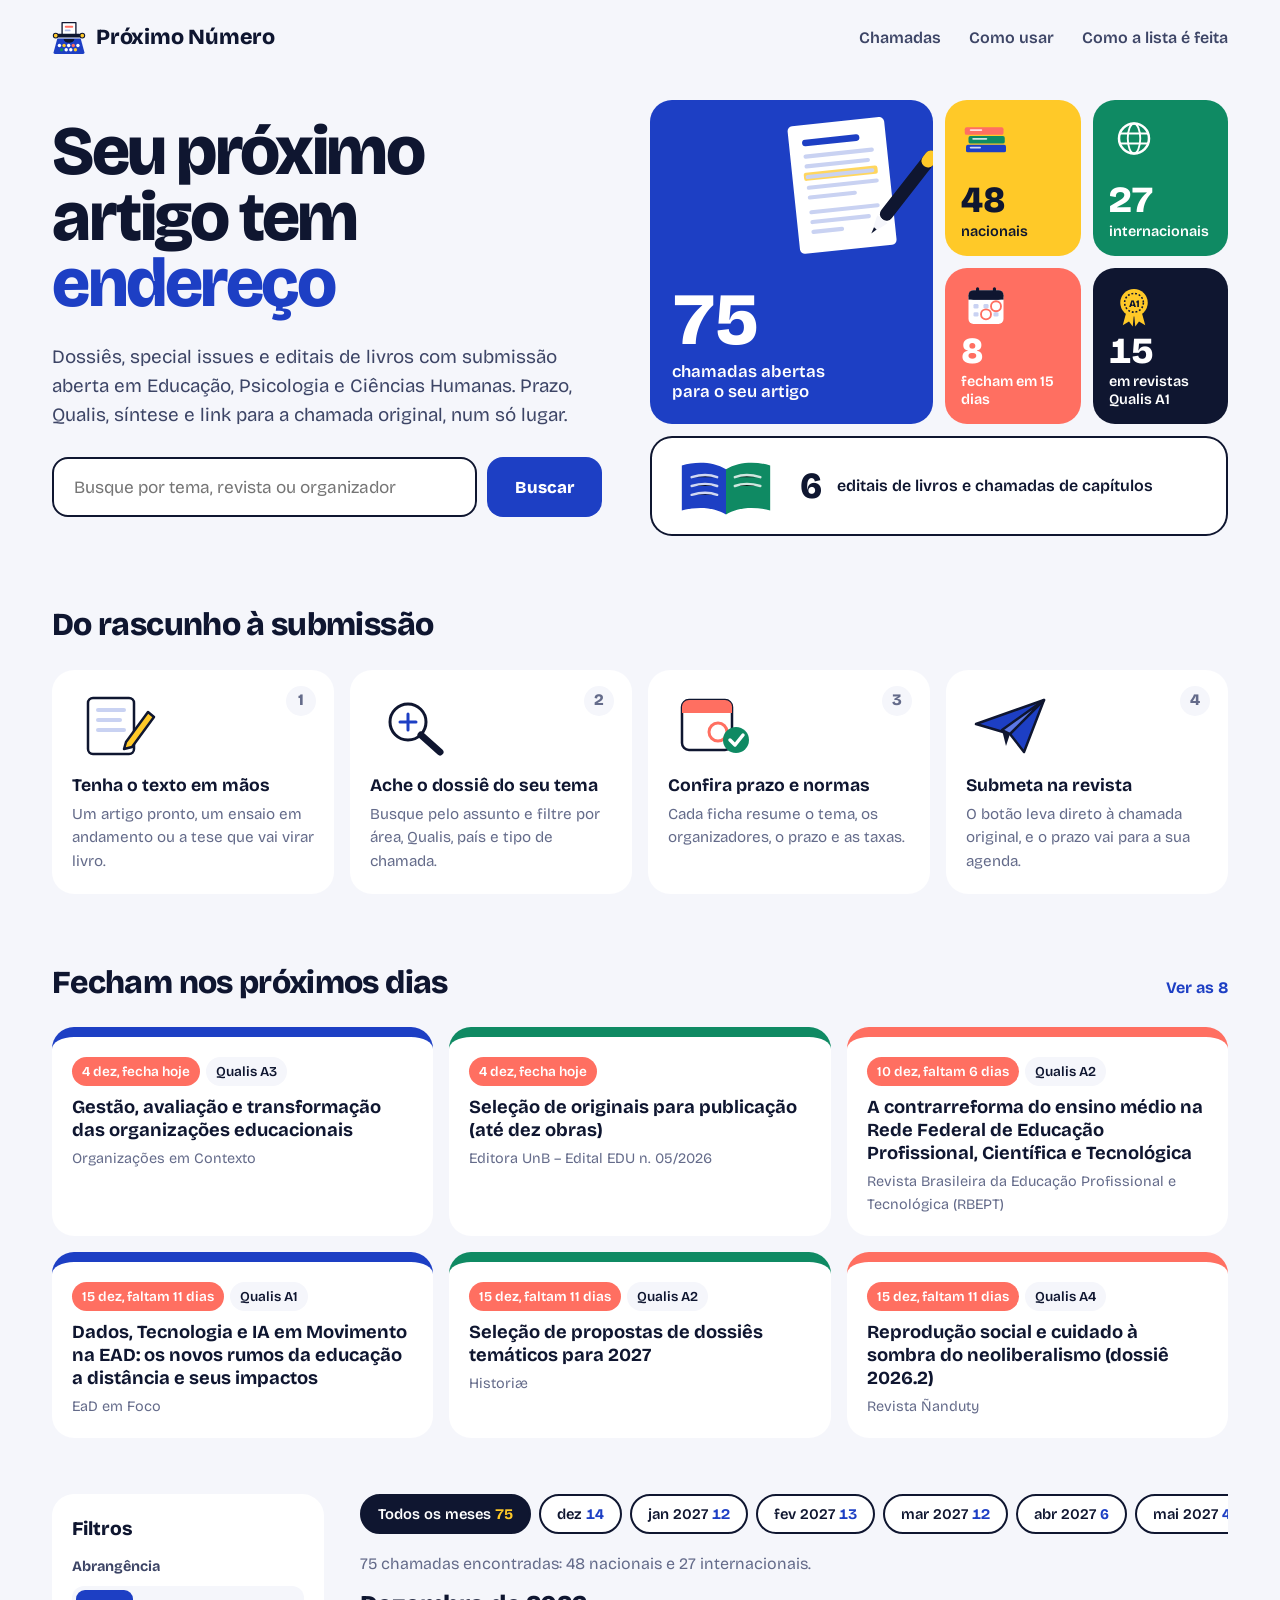
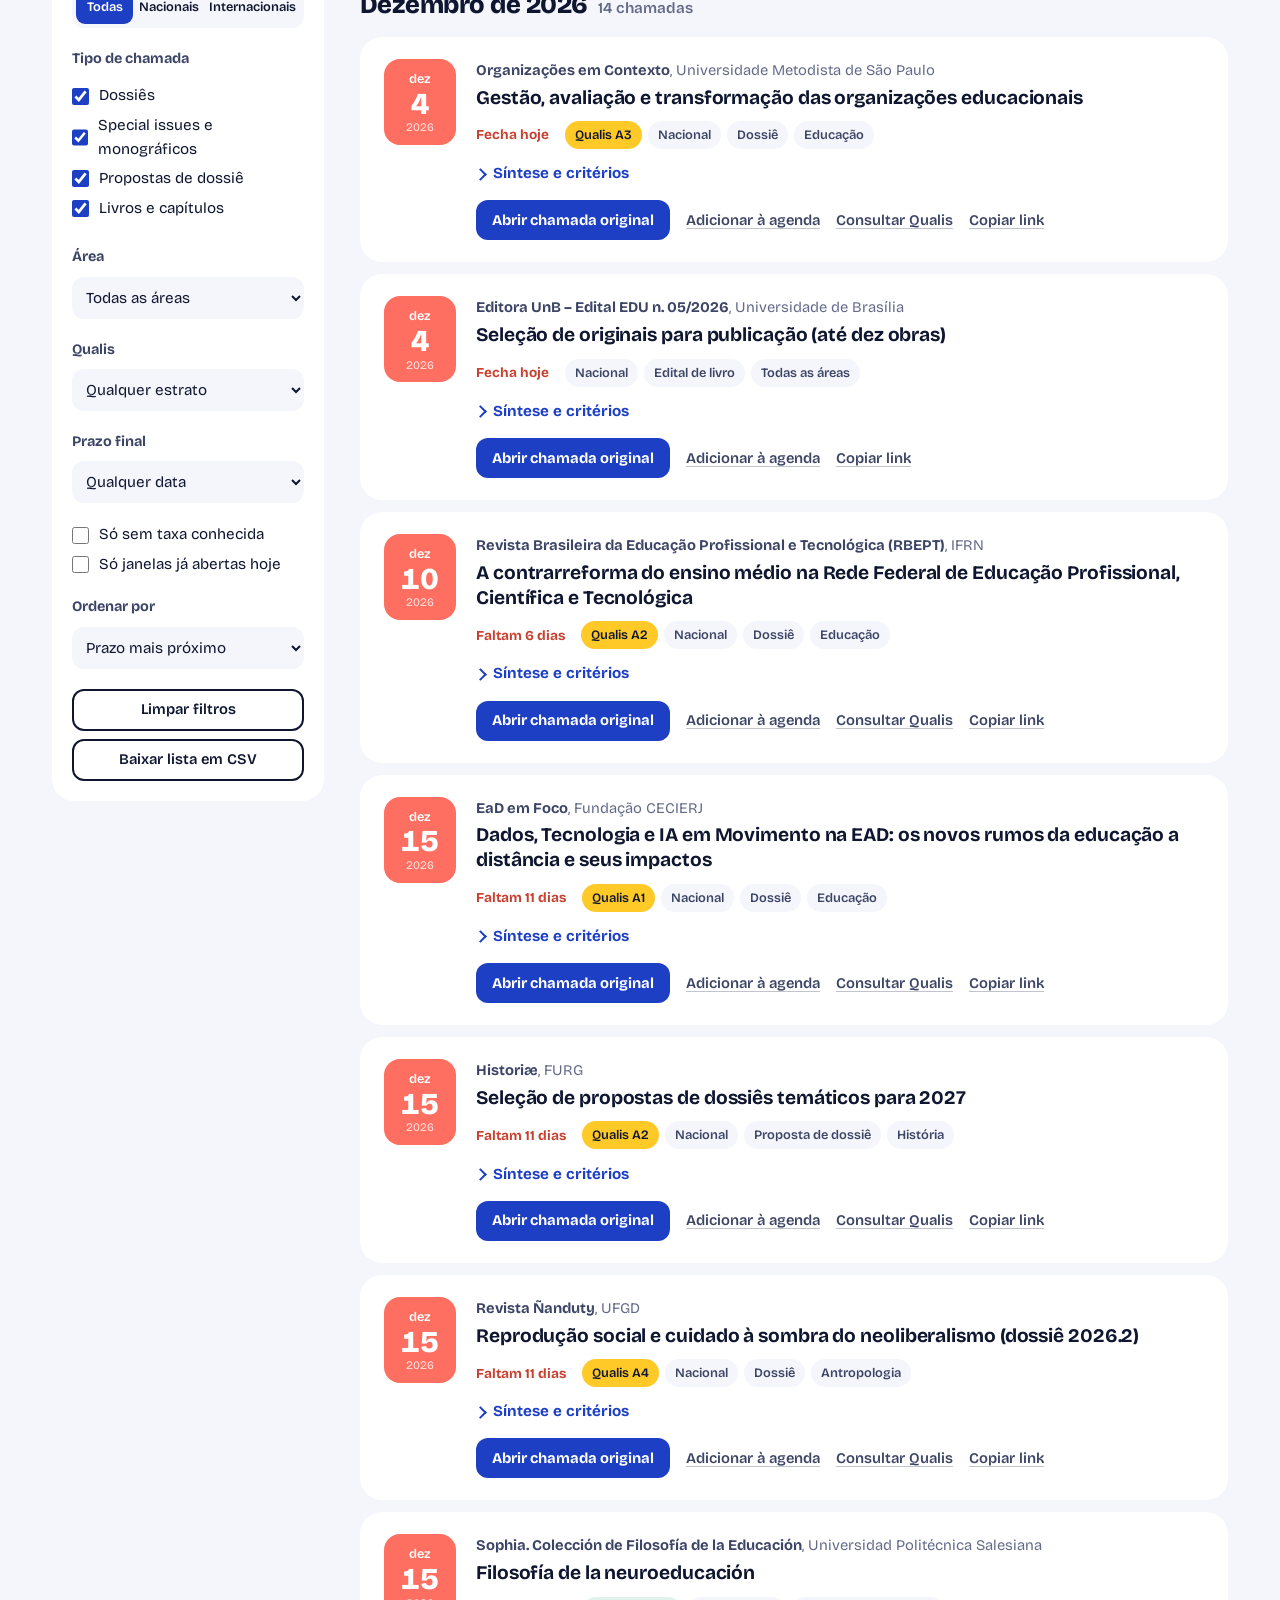
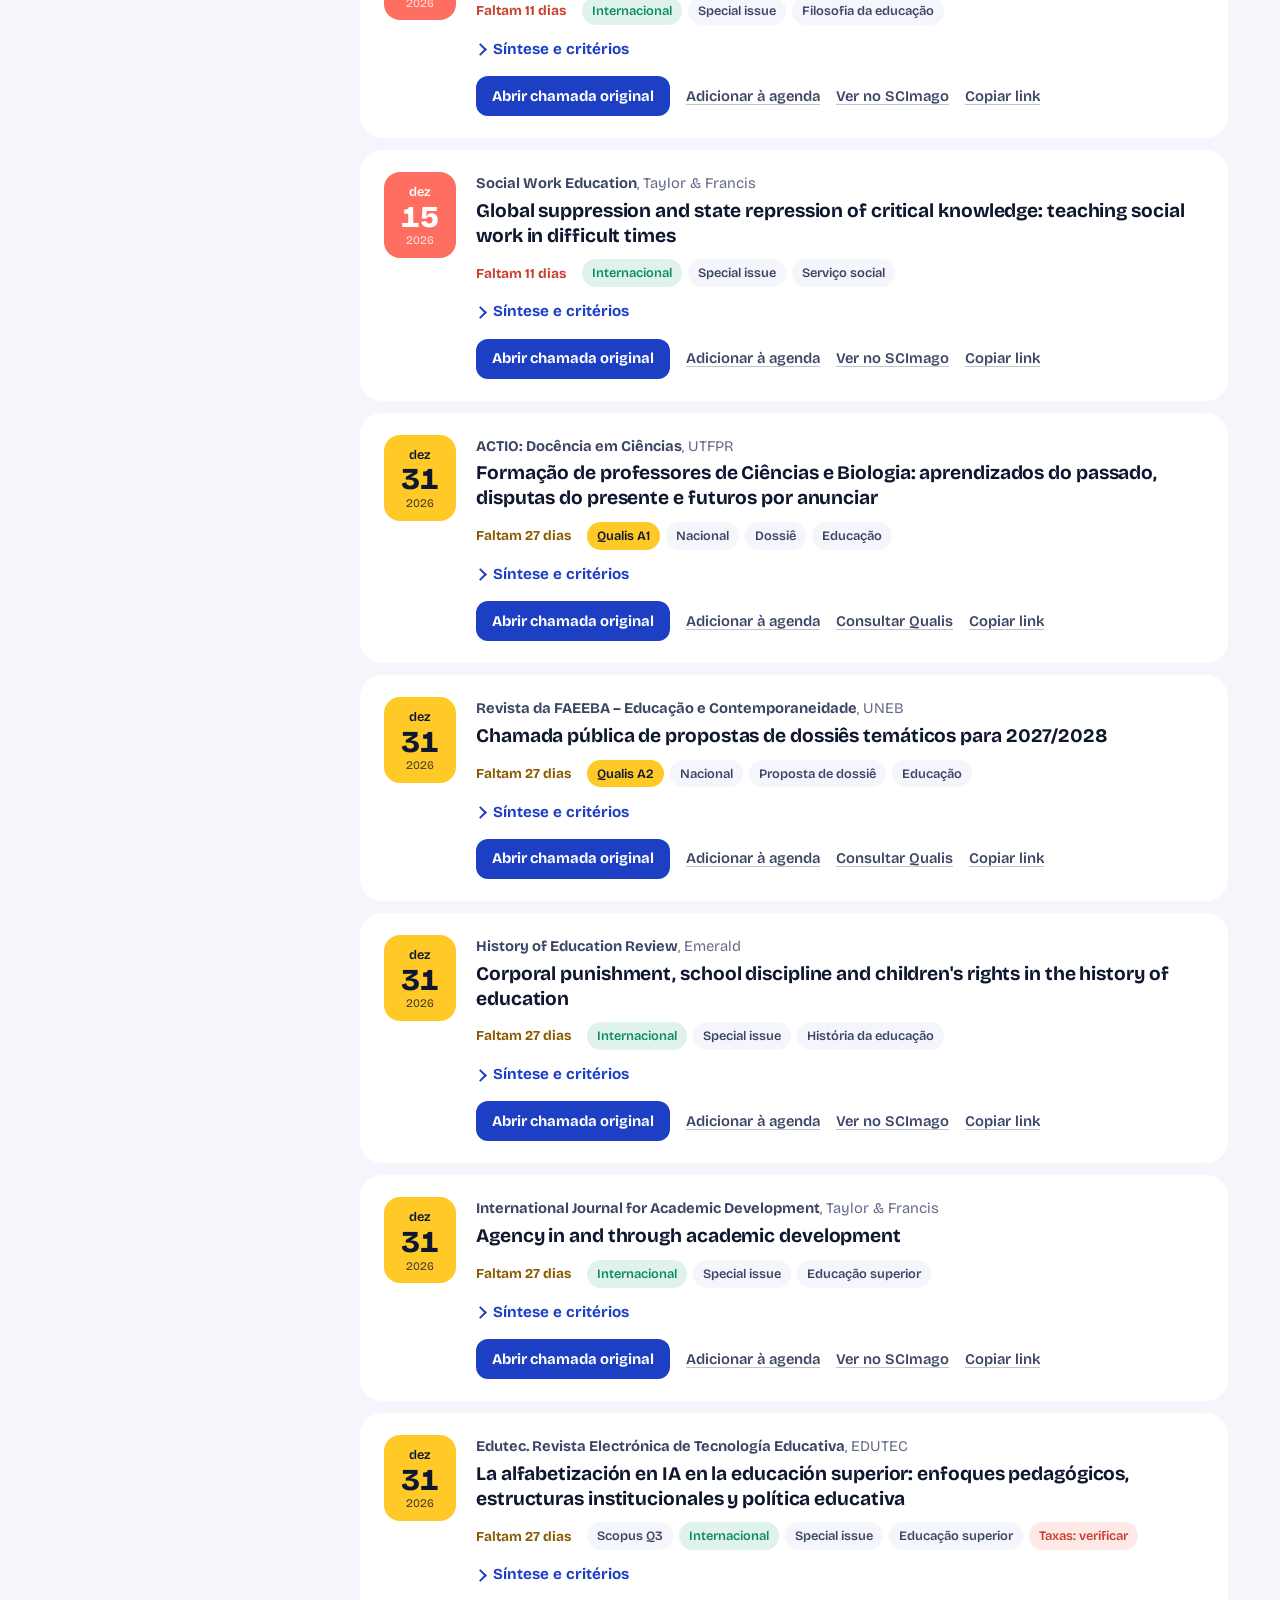
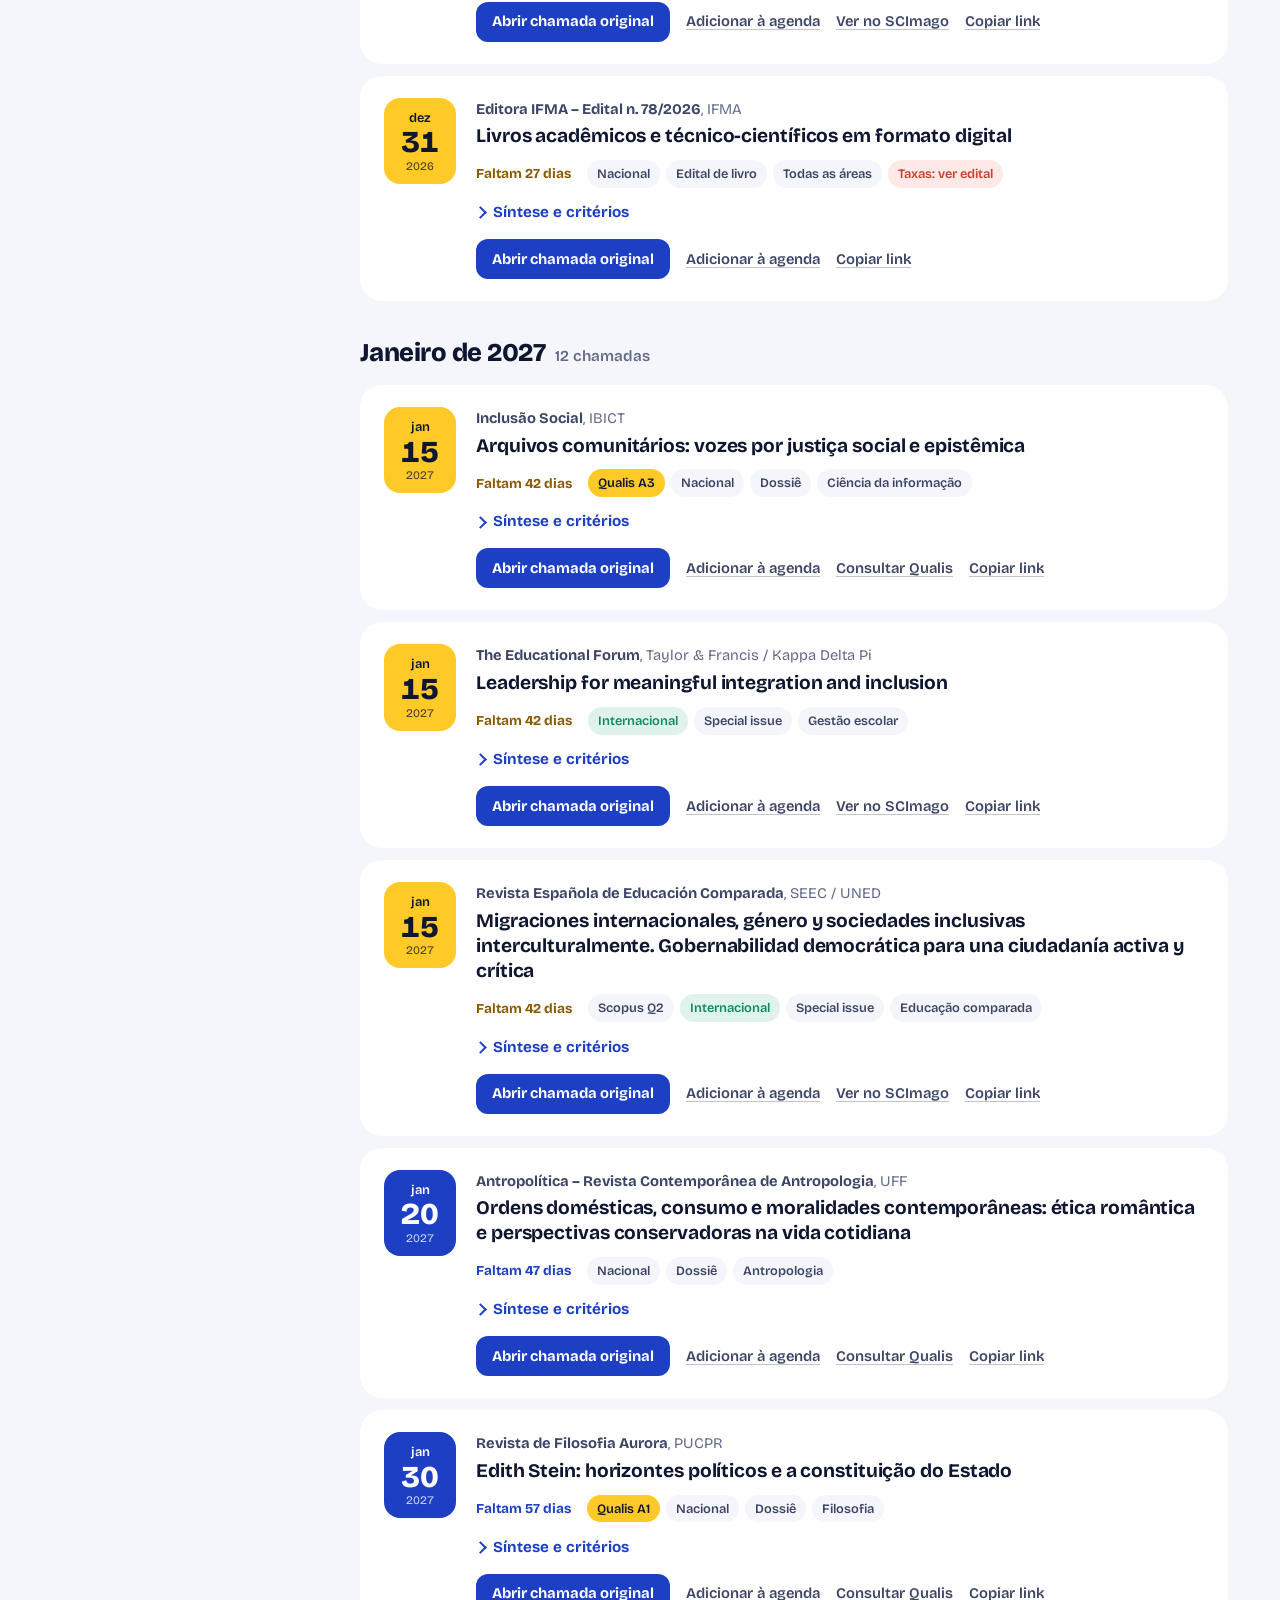
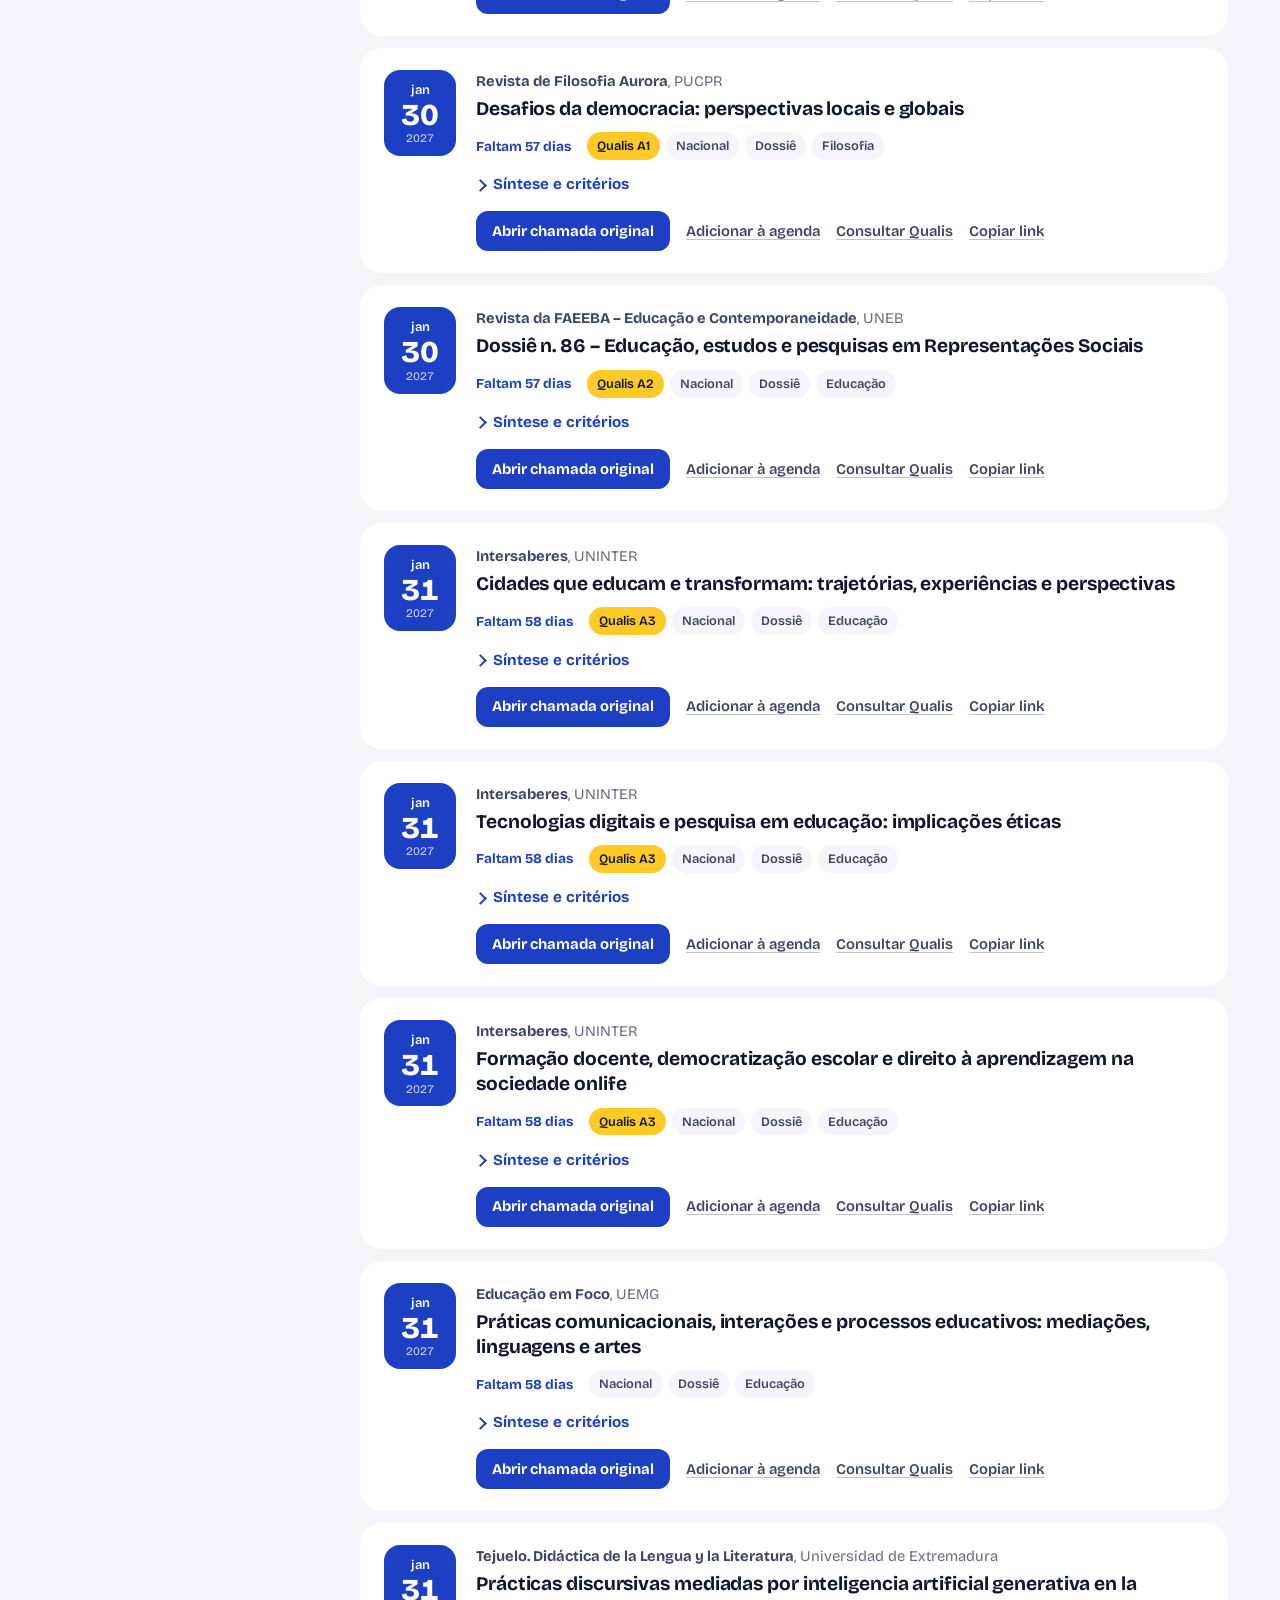
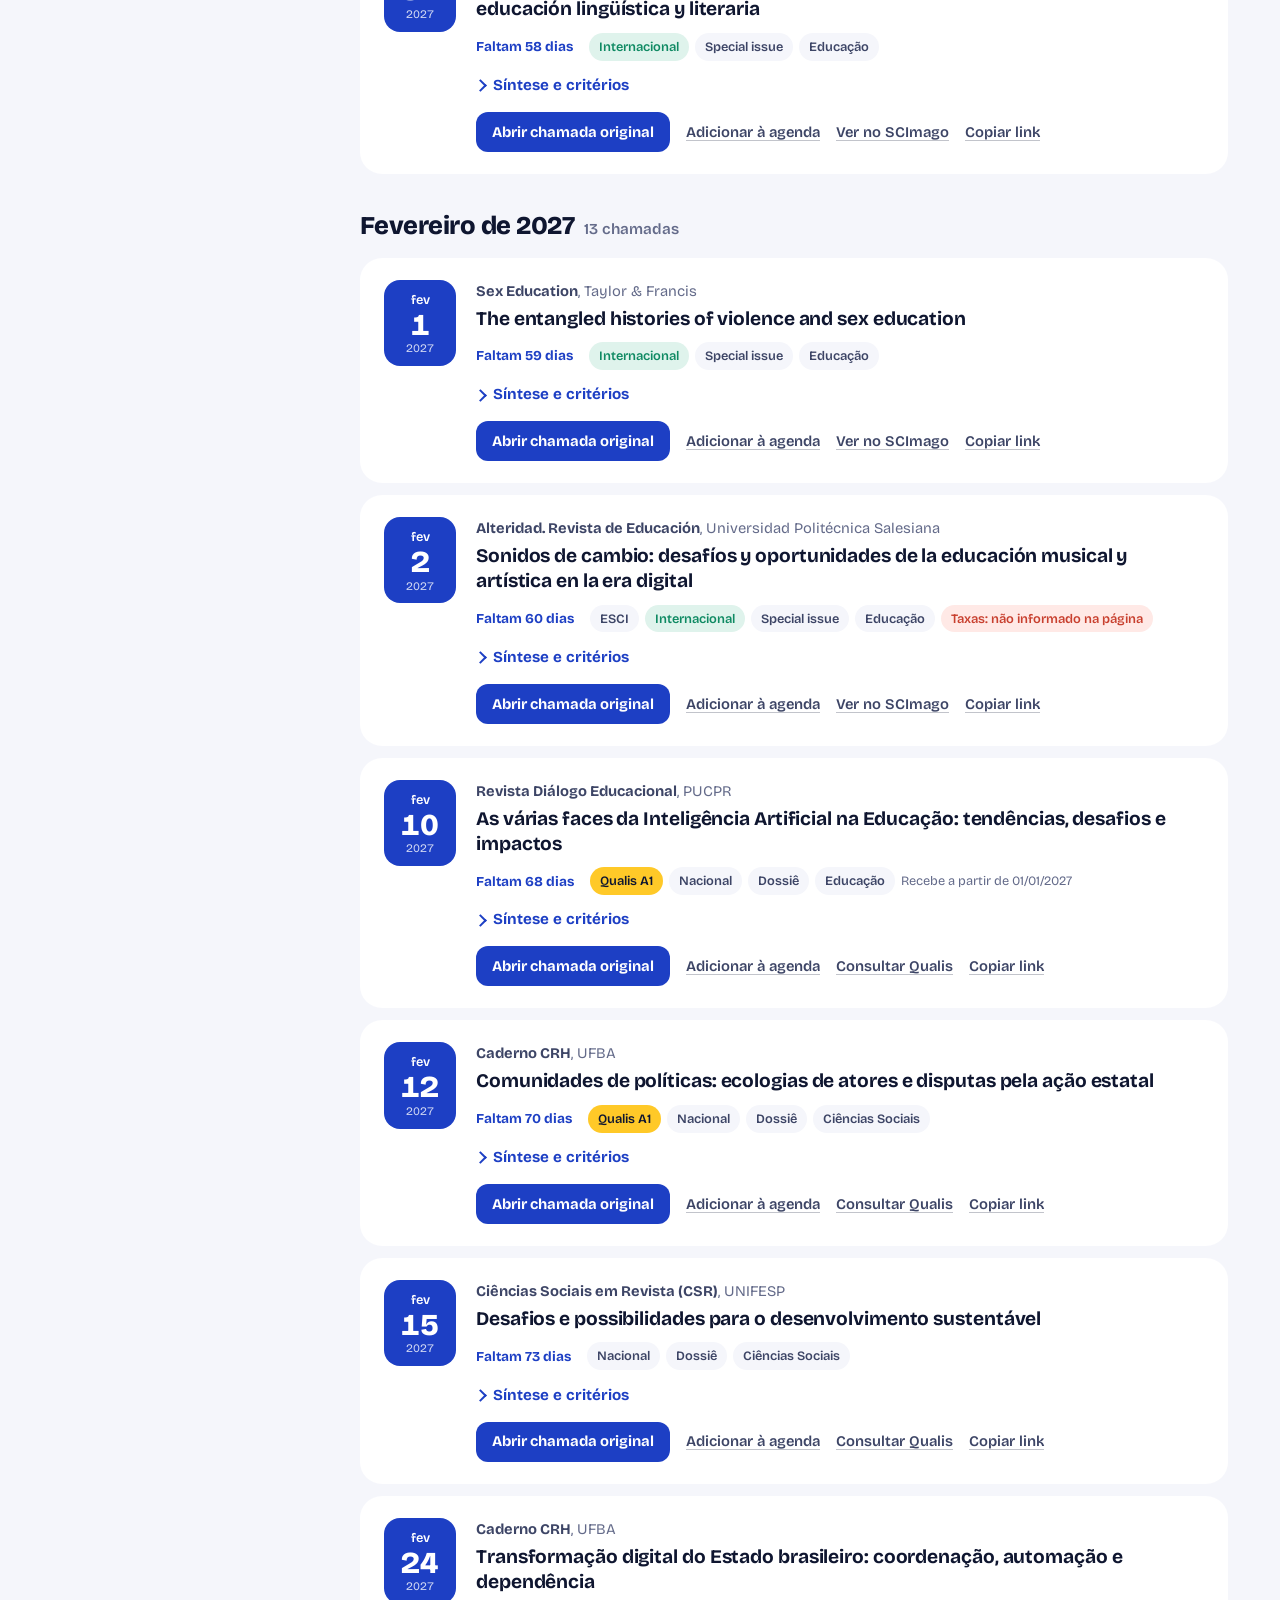
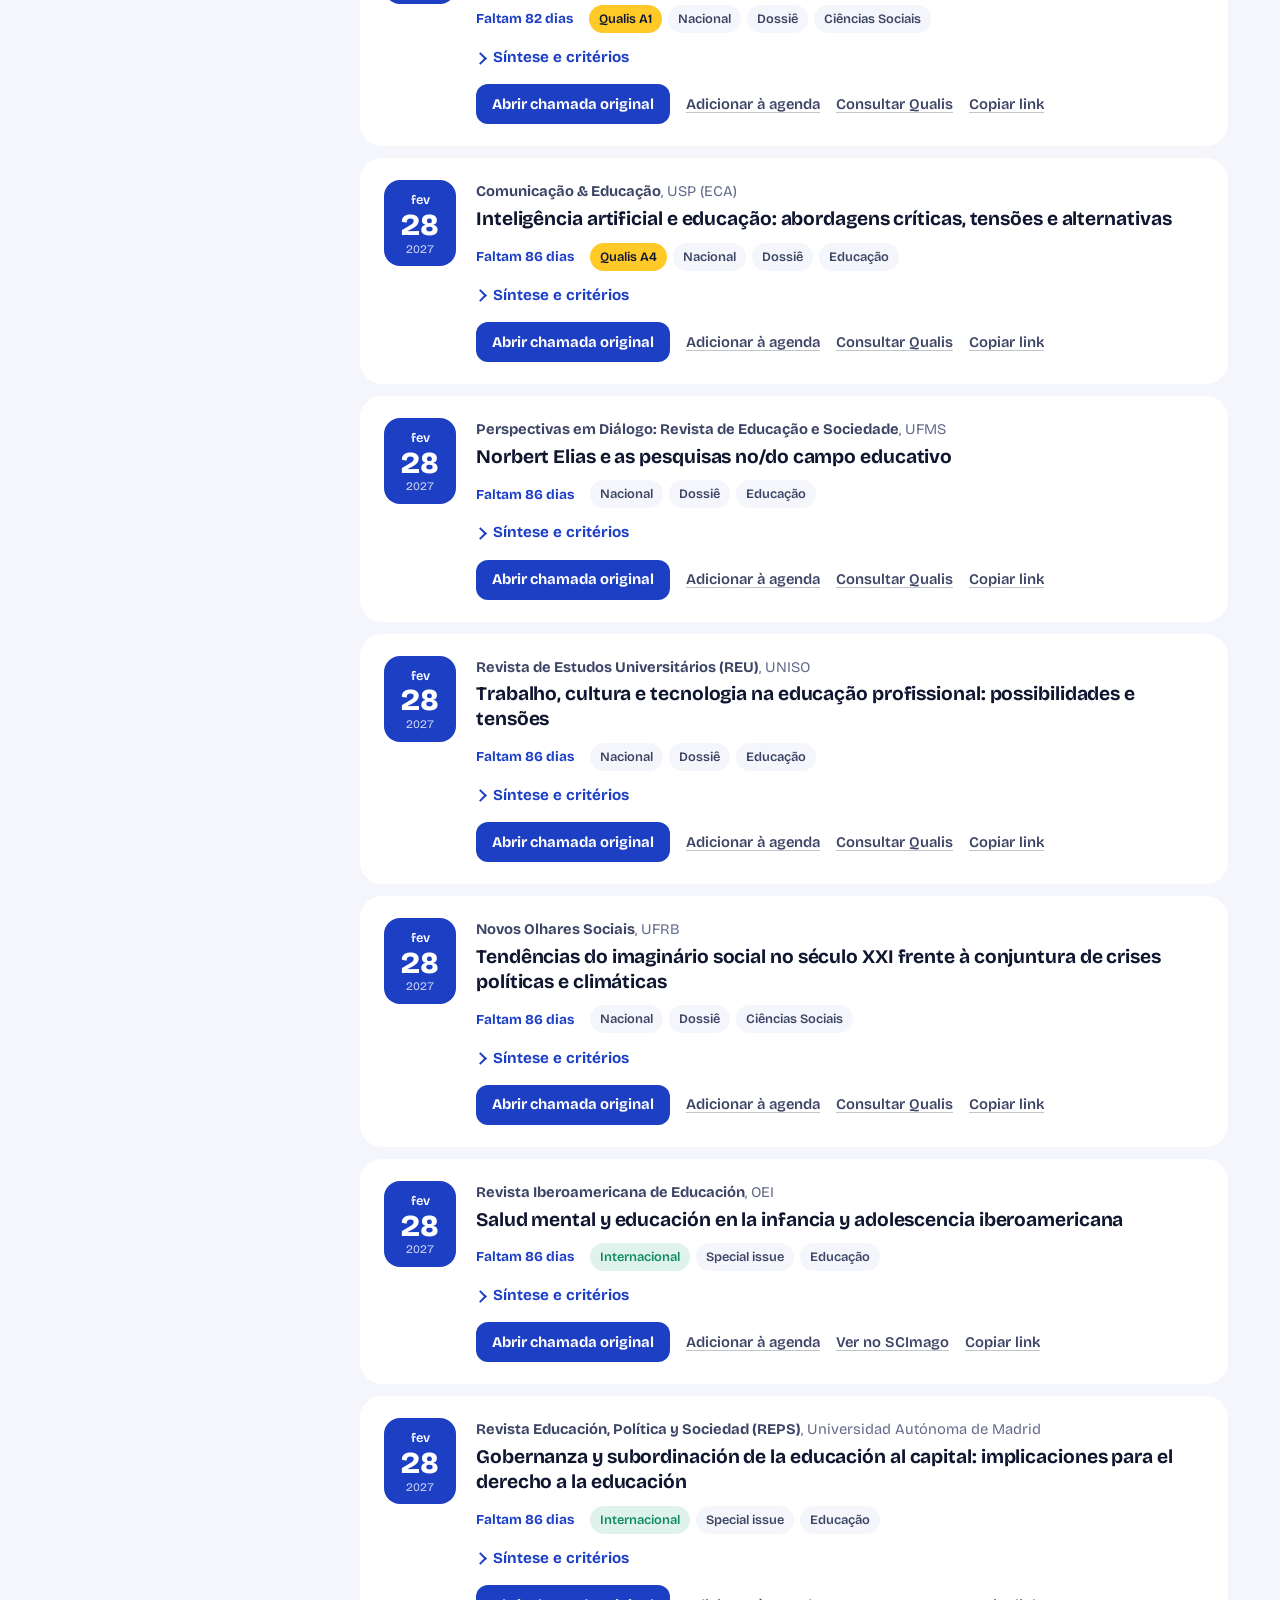
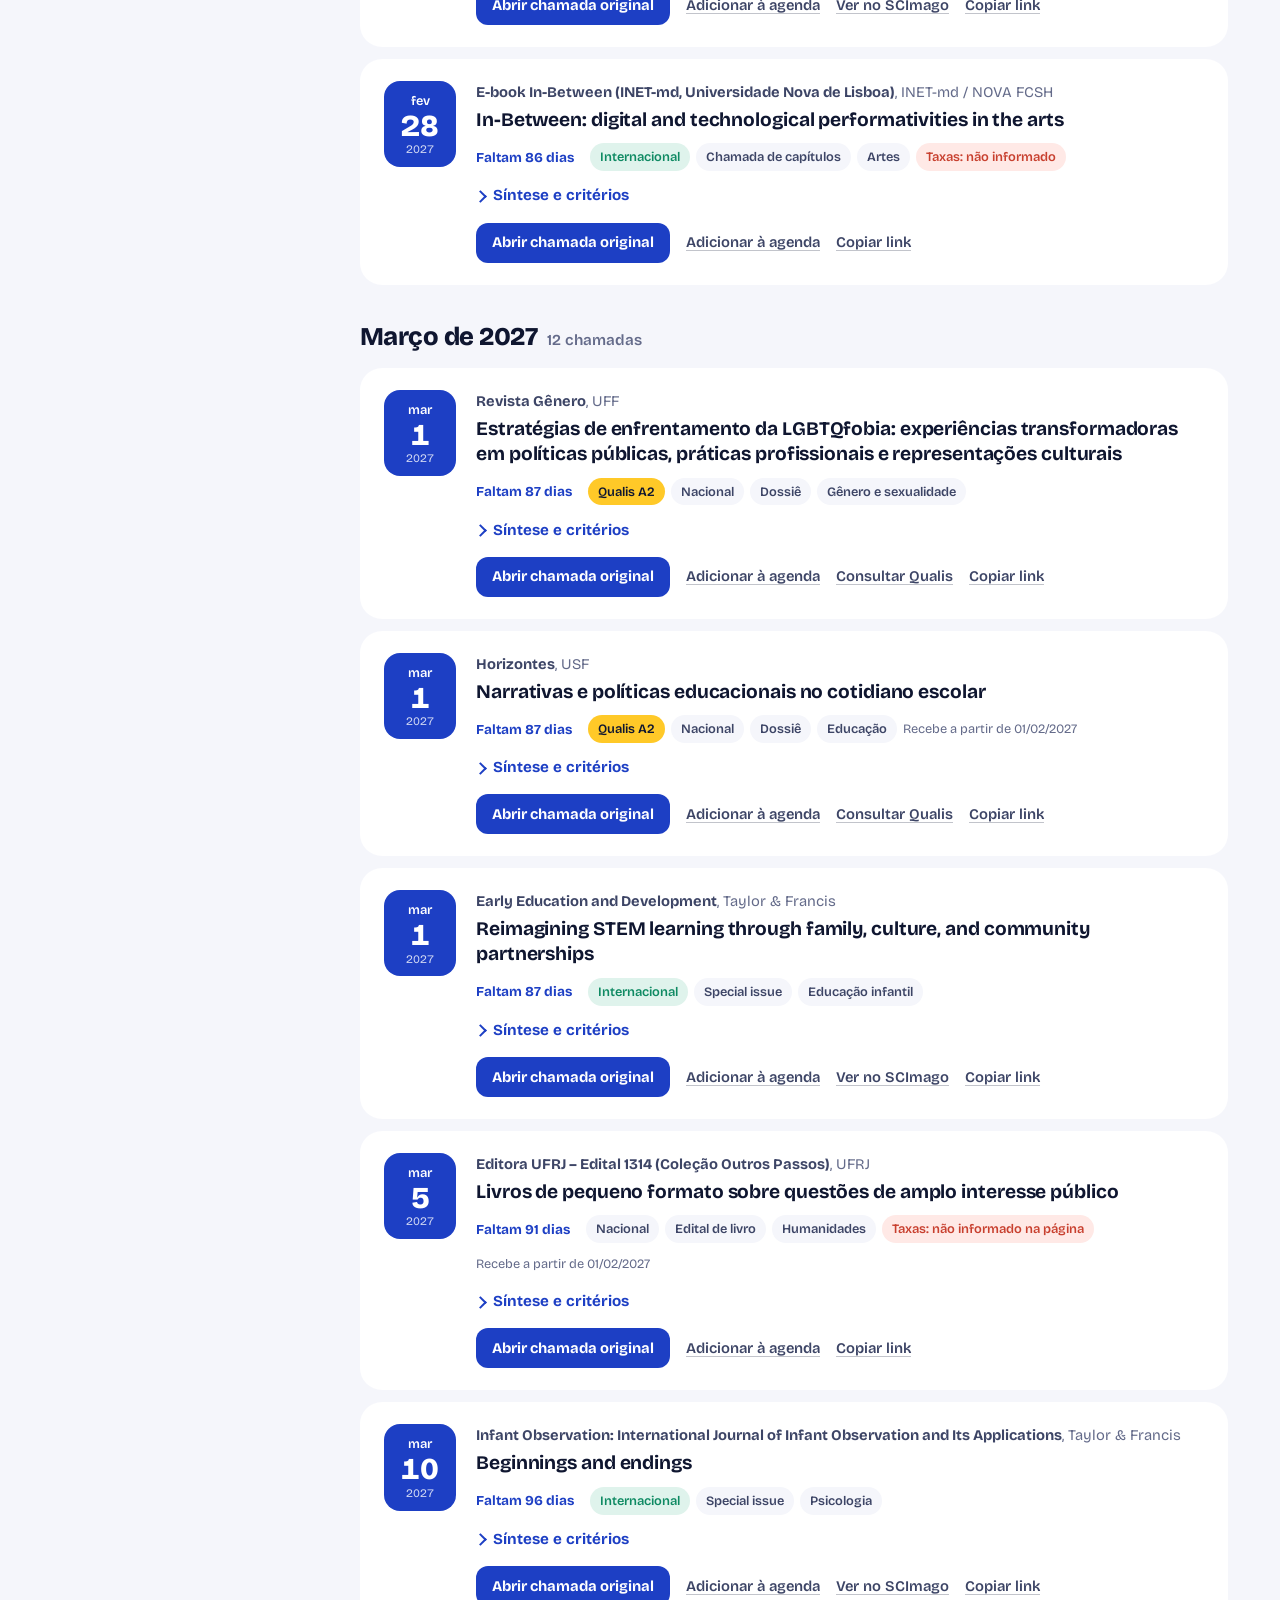
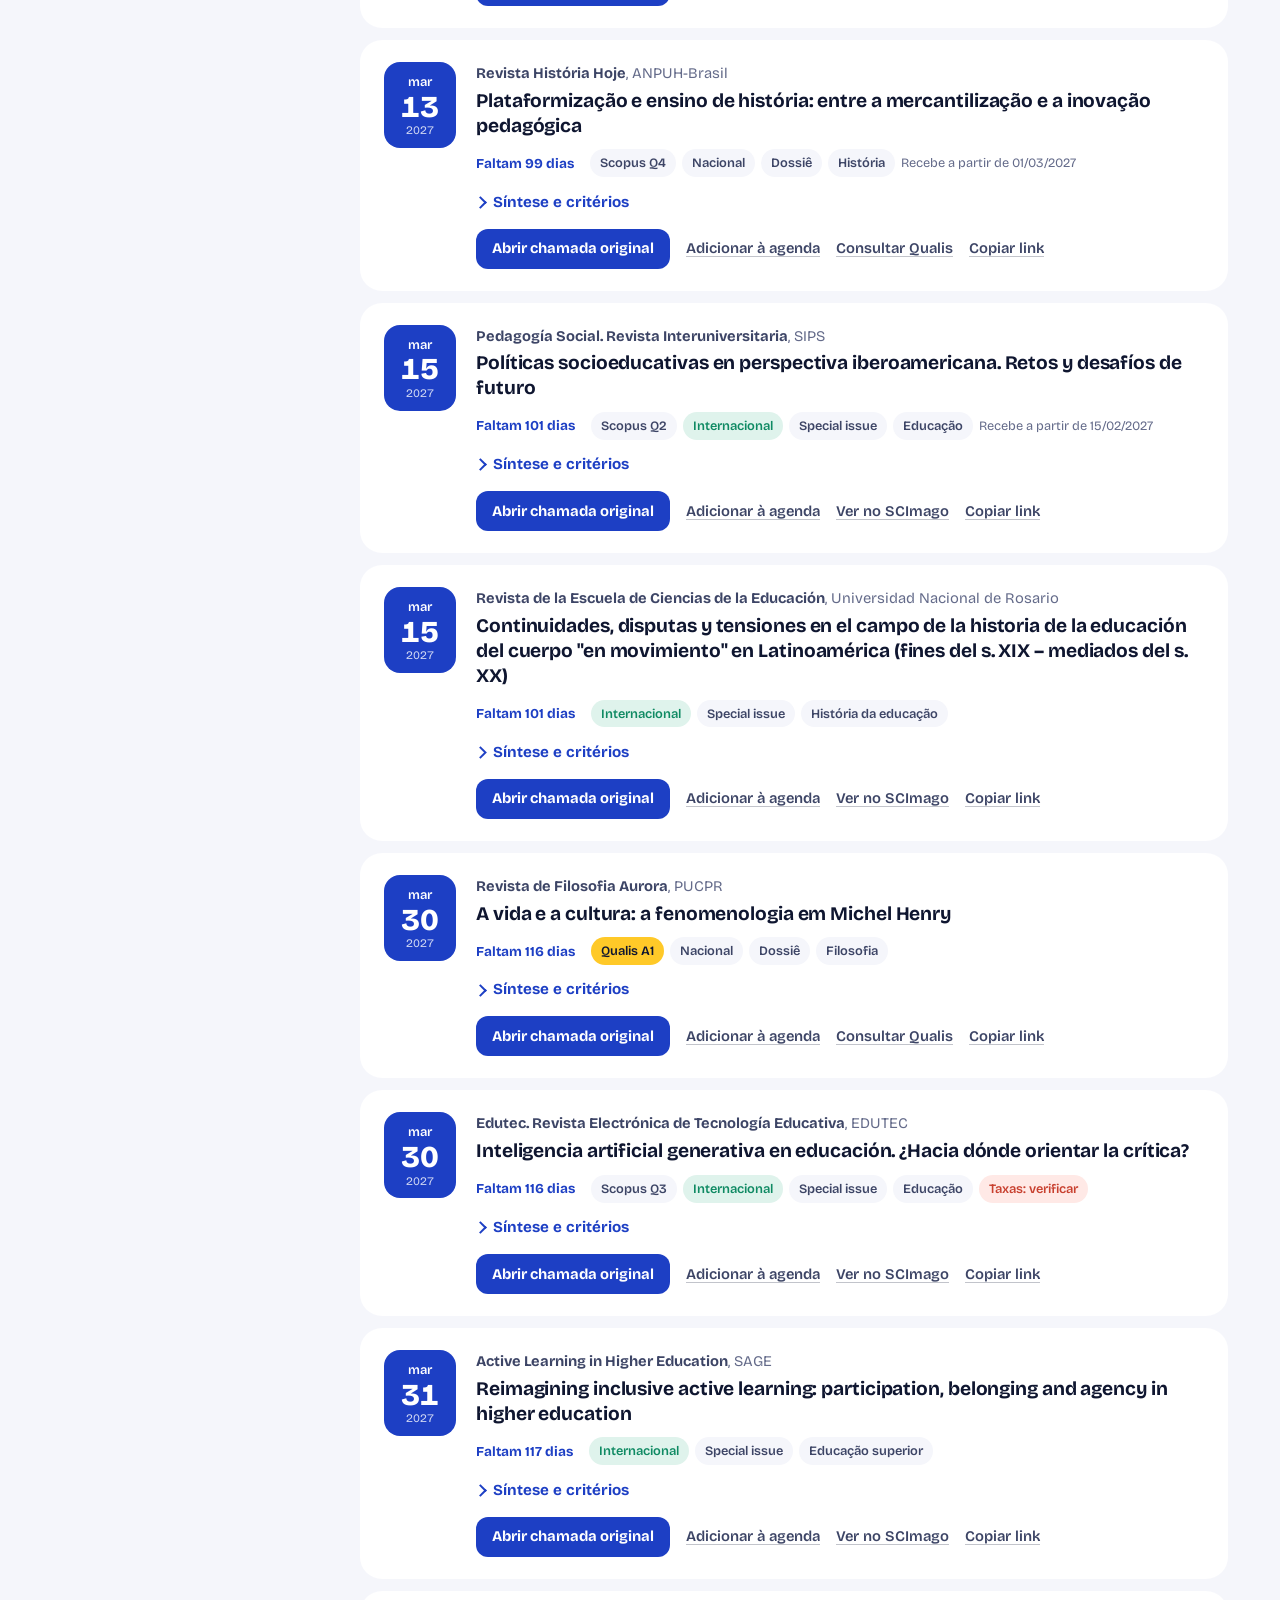
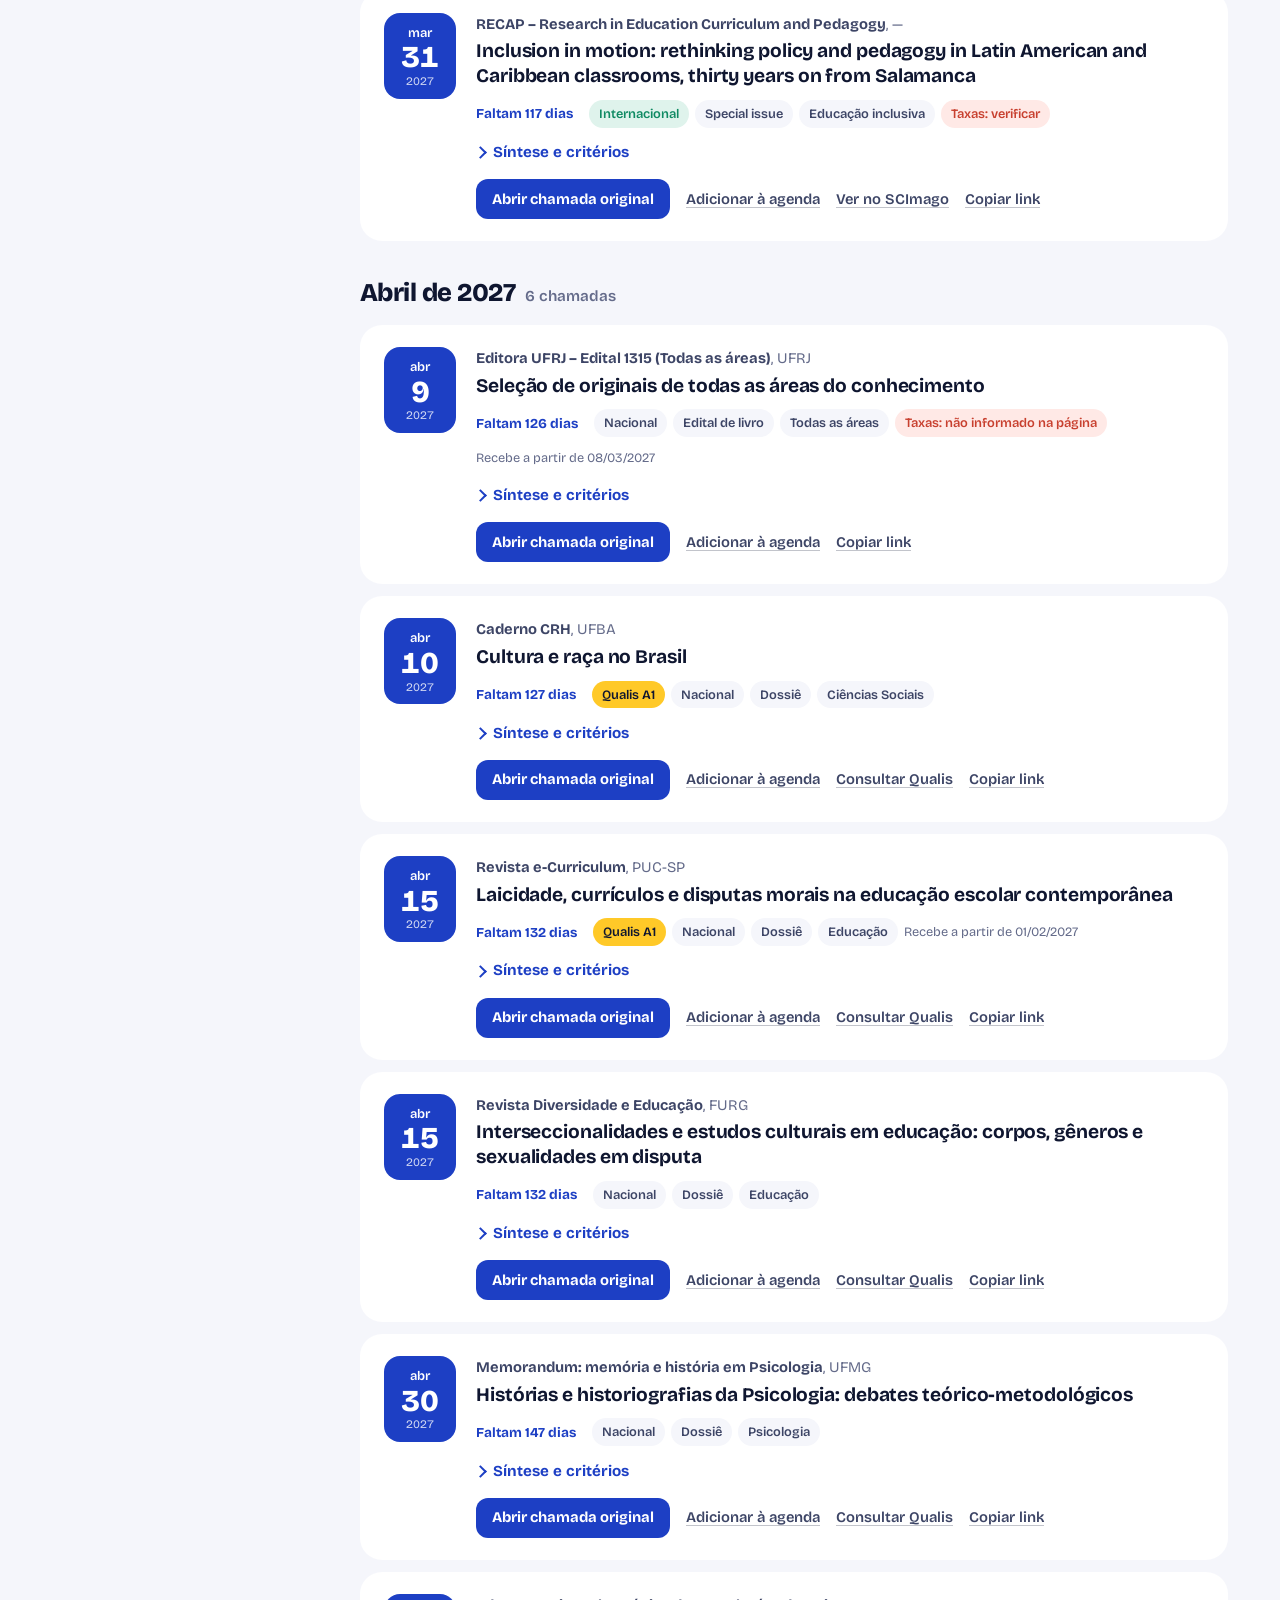
<file: index.html>
<!DOCTYPE html>
<html lang="pt-BR">
<head>
<meta charset="utf-8">
<meta name="viewport" content="width=device-width, initial-scale=1">
<title>Próximo Número · chamadas abertas para publicar</title>
<meta name="description" content="Dossiês, special issues e chamadas de livros com prazo aberto em Educação, Psicologia e Ciências Humanas e Sociais. Nacionais e internacionais, com Qualis, prazos, síntese e link para a chamada original.">
<link rel="icon" href="favicon.svg?v=202611271110" type="image/svg+xml">
<meta name="theme-color" content="#1d3fc4">
<link rel="preconnect" href="https://fonts.googleapis.com">
<link rel="preconnect" href="https://fonts.gstatic.com" crossorigin>
<link href="https://fonts.googleapis.com/css2?family=Bricolage+Grotesque:opsz,wght@12..96,400;12..96,600;12..96,800&display=swap" rel="stylesheet">
<link rel="stylesheet" href="style.css?v=202611271110">
</head>
<body>
<a class="skip" href="#lista">Ir para a lista de chamadas</a>

<header class="nav">
  <div class="wrap nav-inner">
    <a class="logo" href="./"><svg class="logo-ico" viewBox="0 0 64 64" aria-hidden="true">
    <path d="M19 3 H45 V27 H19 Z" fill="#ffffff" stroke="#0f1630" stroke-width="2.5" stroke-linejoin="round"/>
  <rect x="24" y="9" width="16" height="3.5" rx="1.75" fill="#ff6f61"/>
  <rect x="24" y="16" width="11" height="3.5" rx="1.75" fill="#1d3fc4" opacity=".35"/>
    <rect x="9" y="24" width="46" height="7" rx="3.5" fill="#0f1630"/>
  <circle cx="7" cy="27.5" r="4.5" fill="#ffc928" stroke="#0f1630" stroke-width="2"/>
  <circle cx="57" cy="27.5" r="4.5" fill="#ffc928" stroke="#0f1630" stroke-width="2"/>
    <path d="M10 33 H54 L61 59 Q61.5 62 58.5 62 H5.5 Q2.5 62 3 59 Z" fill="#1d3fc4"/>
    <path d="M22 34 A10 7 0 0 0 42 34 Z" fill="#0f1630"/>
    <circle cx="14" cy="46" r="3.2" fill="#ffffff"/><circle cx="22.7" cy="46" r="3.2" fill="#ffc928"/><circle cx="31.4" cy="46" r="3.2" fill="#ffffff"/><circle cx="40.1" cy="46" r="3.2" fill="#ff6f61"/><circle cx="48.8" cy="46" r="3.2" fill="#ffffff"/>
  <circle cx="18" cy="54" r="3.2" fill="#0f8a63"/><circle cx="26.7" cy="54" r="3.2" fill="#ffffff"/><circle cx="35.4" cy="54" r="3.2" fill="#ffffff"/><circle cx="44.1" cy="54" r="3.2" fill="#ffc928"/>
</svg>Próximo Número</a>
    <nav aria-label="Seções">
      <a href="#lista">Chamadas</a>
      <a href="#passos">Como usar</a>
      <a href="#sobre">Como a lista é feita</a>
    </nav>
  </div>
</header>

<section class="hero">
  <div class="wrap hero-grade">
    <div class="hero-texto">
      <h1>Seu próximo artigo tem <span>endereço</span></h1>
      <p class="sub">Dossiês, special issues e editais de livros com submissão aberta em Educação, Psicologia e Ciências Humanas. Prazo, Qualis, síntese e link para a chamada original, num só lugar.</p>
      <form class="busca" onsubmit="document.getElementById('lista').scrollIntoView();return false" role="search">
        <label class="sr" for="f-busca">Buscar chamadas</label>
        <input type="search" id="f-busca" placeholder="Busque por tema, revista ou organizador" autocomplete="off">
        <button type="submit">Buscar</button>
      </form>
    </div>

    <div class="mosaico" aria-label="Atalhos para a lista">
      <button type="button" class="t t-azul t-grande" data-atalho="todas">
        <svg class="ilu" viewBox="0 0 220 200" aria-hidden="true">
          <g transform="rotate(-6 110 100)">
            <rect x="46" y="18" width="118" height="156" rx="6" fill="#fff"/>
            <rect x="62" y="36" width="70" height="8" rx="4" fill="#1d3fc4"/>
            <rect x="62" y="54" width="86" height="5" rx="2.5" fill="#c9d2f2"/>
            <rect x="62" y="66" width="80" height="5" rx="2.5" fill="#c9d2f2"/>
            <rect x="60" y="76" width="90" height="10" rx="3" fill="#ffc928" opacity=".75"/>
            <rect x="62" y="79" width="84" height="5" rx="2.5" fill="#c9d2f2"/>
            <rect x="62" y="92" width="88" height="5" rx="2.5" fill="#c9d2f2"/>
            <rect x="62" y="104" width="60" height="5" rx="2.5" fill="#c9d2f2"/>
            <rect x="62" y="122" width="86" height="5" rx="2.5" fill="#c9d2f2"/>
            <rect x="62" y="134" width="74" height="5" rx="2.5" fill="#c9d2f2"/>
            <rect x="62" y="146" width="40" height="5" rx="2.5" fill="#c9d2f2"/>
          </g>
          <g transform="rotate(38 170 120)">
            <rect x="160" y="40" width="16" height="104" rx="8" fill="#0f1630"/>
            <rect x="160" y="40" width="16" height="22" rx="8" fill="#ffc928"/>
            <path d="M160 144 L176 144 L168 166 Z" fill="#f5f6fb"/>
            <path d="M166 158 L170 158 L168 166 Z" fill="#0f1630"/>
          </g>
        </svg>
        <span class="t-num" id="t-total">0</span>
        <span class="t-txt">chamadas abertas para o seu artigo</span>
      </button>

      <button type="button" class="t t-amarelo" data-atalho="nacional">
        <svg class="ilu-p" viewBox="0 0 80 70" aria-hidden="true">
          <rect x="8" y="46" width="64" height="12" rx="3" fill="#1d3fc4"/>
          <rect x="12" y="32" width="58" height="12" rx="3" fill="#0f8a63"/>
          <rect x="6" y="18" width="62" height="12" rx="3" fill="#ff6f61"/>
          <rect x="14" y="21" width="20" height="3" rx="1.5" fill="#fff" opacity=".8"/>
          <rect x="18" y="35" width="24" height="3" rx="1.5" fill="#fff" opacity=".8"/>
          <rect x="14" y="49" width="18" height="3" rx="1.5" fill="#fff" opacity=".8"/>
        </svg>
        <span class="t-num" id="t-nac">0</span><span class="t-txt">nacionais</span>
      </button>

      <button type="button" class="t t-verde" data-atalho="internacional">
        <svg class="ilu-p" viewBox="0 0 80 70" aria-hidden="true">
          <circle cx="40" cy="36" r="24" fill="none" stroke="#fff" stroke-width="4"/>
          <ellipse cx="40" cy="36" rx="10" ry="24" fill="none" stroke="#fff" stroke-width="3"/>
          <path d="M17 28 H63 M17 44 H63" stroke="#fff" stroke-width="3"/>
        </svg>
        <span class="t-num" id="t-int">0</span><span class="t-txt">internacionais</span>
      </button>

      <button type="button" class="t t-coral" data-atalho="urgentes">
        <svg class="ilu-p" viewBox="0 0 80 70" aria-hidden="true">
          <rect x="12" y="10" width="56" height="54" rx="8" fill="#fff"/>
          <rect x="12" y="10" width="56" height="15" rx="8" fill="#0f1630"/>
          <rect x="12" y="18" width="56" height="7" fill="#0f1630"/>
          <rect x="24" y="5" width="5" height="12" rx="2.5" fill="#0f1630"/>
          <rect x="51" y="5" width="5" height="12" rx="2.5" fill="#0f1630"/>
          <g fill="#c9d2f2"><rect x="20" y="32" width="8" height="7" rx="2"/><rect x="36" y="32" width="8" height="7" rx="2"/><rect x="20" y="45" width="8" height="7" rx="2"/><rect x="52" y="45" width="8" height="7" rx="2"/></g>
          <circle cx="56" cy="35.5" r="8" fill="none" stroke="#ff6f61" stroke-width="3"/>
          <circle cx="40" cy="48.5" r="8" fill="none" stroke="#ff6f61" stroke-width="3"/>
        </svg>
        <span class="t-num" id="t-urg">0</span><span class="t-txt">fecham em 15 dias</span>
      </button>

      <button type="button" class="t t-tinta" data-atalho="a1">
        <svg class="ilu-p" viewBox="0 0 80 70" aria-hidden="true">
          <path d="M28 44 L22 66 L32 60 L38 68 L40 46 Z M52 44 L58 66 L48 60 L42 68 L40 46 Z" fill="#ffc928"/>
          <circle cx="40" cy="30" r="22" fill="#ffc928"/>
          <circle cx="40" cy="30" r="15" fill="none" stroke="#0f1630" stroke-width="2.5" stroke-dasharray="3 3"/>
          <text x="40" y="36" text-anchor="middle" font-size="16" font-weight="800" fill="#0f1630" font-family="Bricolage Grotesque, sans-serif">A1</text>
        </svg>
        <span class="t-num" id="t-a1">0</span><span class="t-txt">em revistas Qualis A1</span>
      </button>

      <button type="button" class="t t-branco t-larga" data-atalho="livros">
        <svg class="ilu-p" viewBox="0 0 110 70" aria-hidden="true">
          <path d="M55 18 C42 10 24 10 10 14 V60 C24 56 42 56 55 64 Z" fill="#1d3fc4"/>
          <path d="M55 18 C68 10 86 10 100 14 V60 C86 56 68 56 55 64 Z" fill="#0f8a63"/>
          <g stroke="#fff" stroke-width="2.5" stroke-linecap="round" opacity=".8"><path d="M20 26 C30 23 38 23 46 26"/><path d="M20 35 C30 32 38 32 46 35"/><path d="M20 44 C30 41 38 41 46 44"/><path d="M64 26 C72 23 80 23 90 26"/><path d="M64 35 C72 32 80 32 90 35"/></g>
        </svg>
        <span class="t-num" id="t-liv">0</span><span class="t-txt">editais de livros e chamadas de capítulos</span>
      </button>
    </div>
  </div>
</section>

<section class="passos wrap" id="passos" aria-labelledby="passos-titulo">
  <h2 id="passos-titulo">Do rascunho à submissão</h2>
  <ol class="passos-lista">
    <li>
      <svg viewBox="0 0 90 70" aria-hidden="true"><rect x="16" y="8" width="46" height="56" rx="5" fill="#fff" stroke="#0f1630" stroke-width="2.5"/><g fill="#c9d2f2"><rect x="24" y="18" width="30" height="4" rx="2"/><rect x="24" y="28" width="26" height="4" rx="2"/><rect x="24" y="38" width="30" height="4" rx="2"/></g><path d="M54 52 L76 22 L82 27 L60 57 L52 59 Z" fill="#ffc928" stroke="#0f1630" stroke-width="2.5" stroke-linejoin="round"/></svg>
      <h3>Tenha o texto em mãos</h3>
      <p>Um artigo pronto, um ensaio em andamento ou a tese que vai virar livro.</p>
    </li>
    <li>
      <svg viewBox="0 0 90 70" aria-hidden="true"><circle cx="38" cy="32" r="18" fill="#fff" stroke="#0f1630" stroke-width="3"/><path d="M51 45 L70 62" stroke="#0f1630" stroke-width="7" stroke-linecap="round"/><path d="M30 32 H46 M38 24 V40" stroke="#1d3fc4" stroke-width="3" stroke-linecap="round"/></svg>
      <h3>Ache o dossiê do seu tema</h3>
      <p>Busque pelo assunto e filtre por área, Qualis, país e tipo de chamada.</p>
    </li>
    <li>
      <svg viewBox="0 0 90 70" aria-hidden="true"><rect x="14" y="10" width="50" height="50" rx="7" fill="#fff" stroke="#0f1630" stroke-width="2.5"/><rect x="14" y="10" width="50" height="13" rx="7" fill="#ff6f61"/><rect x="14" y="17" width="50" height="6" fill="#ff6f61"/><circle cx="50" cy="42" r="9" fill="none" stroke="#ff6f61" stroke-width="3"/><circle cx="68" cy="50" r="13" fill="#0f8a63"/><path d="M62 50 L67 55 L75 45" stroke="#fff" stroke-width="3.5" fill="none" stroke-linecap="round" stroke-linejoin="round"/></svg>
      <h3>Confira prazo e normas</h3>
      <p>Cada ficha resume o tema, os organizadores, o prazo e as taxas.</p>
    </li>
    <li>
      <svg viewBox="0 0 90 70" aria-hidden="true"><path d="M10 34 L78 10 L58 62 L44 44 Z" fill="#1d3fc4" stroke="#0f1630" stroke-width="2.5" stroke-linejoin="round"/><path d="M44 44 L78 10 L36 40 Z" fill="#5b78e6" stroke="#0f1630" stroke-width="2.5" stroke-linejoin="round"/><path d="M36 40 L40 56 L44 44" fill="#0f1630"/></svg>
      <h3>Submeta na revista</h3>
      <p>O botão leva direto à chamada original, e o prazo vai para a sua agenda.</p>
    </li>
  </ol>
</section>

<section class="urgentes wrap" aria-labelledby="urg-titulo">
  <div class="sec-cab">
    <h2 id="urg-titulo">Fecham nos próximos dias</h2>
    <button type="button" class="link-sec" id="ver-urgentes">Ver todas</button>
  </div>
  <div class="urg-grade" id="urgentes"></div>
</section>

<div class="wrap corpo">
  <aside class="filtros" aria-label="Filtros">
    <details id="painel-filtros" open>
      <summary>Filtros</summary>
      <form id="form-filtros" onsubmit="return false">
        <fieldset class="campo">
          <legend>Abrangência</legend>
          <div class="segmento" role="radiogroup">
            <label><input type="radio" name="escopo" value="" checked><span>Todas</span></label>
            <label><input type="radio" name="escopo" value="nacional"><span>Nacionais</span></label>
            <label><input type="radio" name="escopo" value="internacional"><span>Internacionais</span></label>
          </div>
        </fieldset>

        <fieldset class="campo">
          <legend>Tipo de chamada</legend>
          <label class="check"><input type="checkbox" name="tipo" value="dossie" checked> Dossiês</label>
          <label class="check"><input type="checkbox" name="tipo" value="special" checked> Special issues e monográficos</label>
          <label class="check"><input type="checkbox" name="tipo" value="proposta" checked> Propostas de dossiê</label>
          <label class="check"><input type="checkbox" name="tipo" value="livro" checked> Livros e capítulos</label>
        </fieldset>

        <label class="campo"><span>Área</span>
          <select id="f-area"><option value="">Todas as áreas</option></select>
        </label>

        <label class="campo"><span>Qualis</span>
          <select id="f-qualis">
            <option value="">Qualquer estrato</option>
            <option value="A1">A1</option>
            <option value="A1-A2">A1 ou A2</option>
            <option value="A1-A4">A1 a A4</option>
            <option value="sem">Sem Qualis informado</option>
          </select>
        </label>

        <label class="campo"><span>Prazo final</span>
          <select id="f-prazo">
            <option value="">Qualquer data</option>
            <option value="15">Próximos 15 dias</option>
            <option value="30">Próximos 30 dias</option>
            <option value="60">Próximos 60 dias</option>
            <option value="90">Próximos 90 dias</option>
            <option value="longo">Mais de 90 dias</option>
          </select>
        </label>

        <label class="check"><input type="checkbox" id="f-gratis"> Só sem taxa conhecida</label>
        <label class="check"><input type="checkbox" id="f-abertas"> Só janelas já abertas hoje</label>

        <label class="campo ordem"><span>Ordenar por</span>
          <select id="f-ordem">
            <option value="prazo">Prazo mais próximo</option>
            <option value="prazo-desc">Prazo mais distante</option>
            <option value="qualis">Qualis</option>
            <option value="periodico">Revista ou editora (A–Z)</option>
          </select>
        </label>

        <div class="acoes-filtro">
          <button type="button" id="limpar" class="btn-sec">Limpar filtros</button>
          <button type="button" id="exportar" class="btn-sec">Baixar lista em CSV</button>
        </div>
      </form>
    </details>
  </aside>

  <main id="lista" tabindex="-1">
    <div class="meses" id="meses" role="toolbar" aria-label="Filtrar por mês do prazo"></div>
    <p class="resumo" id="resumo" aria-live="polite"></p>
    <div id="chamadas"></div>
    <div class="vazio" id="vazio" hidden>
      <p>Nenhuma chamada aberta com esses filtros.</p>
      <button type="button" id="limpar2" class="btn-sec">Limpar filtros</button>
    </div>
  </main>
</div>

<section class="sobre wrap" id="sobre">
  <h2>Como a lista é feita</h2>
  <div class="sobre-grade">
    <div>
      <h3>O que entra</h3>
      <p>Só chamadas com prazo a partir de hoje: dossiês e seções temáticas, special issues e números monográficos, chamadas de propostas de dossiê e editais de livros ou capítulos em editoras universitárias e acadêmicas. As vencidas saem sozinhas, pela data do seu navegador.</p>
    </div>
    <div>
      <h3>Como é conferido</h3>
      <p>Toda semana entram chamadas novas e saem as encerradas. Uma vez por mês, cada chamada é conferida na página oficial da revista ou da editora. O campo Fonte de cada item mostra onde a informação foi confirmada e em que data.</p>
    </div>
    <div>
      <h3>Qualis e taxas</h3>
      <p>O estrato mostrado é o informado pela fonte e pode variar por área; a classificação oficial 2021–2024 está na Plataforma Sucupira. “Sem taxa informada” quer dizer que a chamada não menciona cobrança. Editoras que cobram por capítulo ficam de fora.</p>
    </div>
    <div>
      <h3>Antes de submeter</h3>
      <p>Muitas revistas de Psicologia trabalham em fluxo contínuo e aparecem pouco aqui. Editais de editoras universitárias às vezes aceitam só a própria comunidade. Confira sempre a chamada original.</p>
    </div>
  </div>
</section>

<dialog id="ficha" aria-labelledby="ficha-titulo">
  <div class="ficha-corpo" id="ficha-corpo"></div>
  <form method="dialog" class="ficha-rodape"><button class="btn-sec">Fechar</button></form>
</dialog>

<footer class="rodape">
  <div class="wrap">
    <p class="atualizacao" id="atualizacao"></p>
    <p>Próximo Número é um levantamento independente para pesquisadores. Confira prazos e normas na chamada original antes de submeter.</p>
  </div>
</footer>

<button type="button" class="topo-btn" id="topo-btn" aria-label="Voltar ao topo" hidden>
  <svg viewBox="0 0 24 24" aria-hidden="true"><path d="M12 19V5M5 12l7-7 7 7" fill="none" stroke="currentColor" stroke-width="2.5" stroke-linecap="round" stroke-linejoin="round"/></svg>
</button>

<script src="data.js?v=202611271110"></script>
<script src="app.js?v=202611271110"></script>
</body>
</html>
</file>
<file: style.css>
/* Próximo Número · modelo Azulejo
   Blocos de cor com ilustrações do processo de escrita acadêmica:
   manuscrito, revistas, globo, calendário, selo Qualis e livro. */
:root {
  --bg: #f5f6fb;
  --folha: #ffffff;
  --tinta: #0f1630;
  --tinta-2: #3d4566;
  --tinta-3: #646b8a;
  --linha: rgba(15, 22, 48, .10);
  --azul: #1d3fc4;
  --azul-claro: #e6ebfb;
  --amarelo: #ffc928;
  --verde: #0f8a63;
  --coral: #ff6f61;
  --coral-esc: #c8402f;
  --font: "Bricolage Grotesque", system-ui, sans-serif;
  --r-ctrl: 12px;
  --r-card: 22px;
}

* { box-sizing: border-box; }
html { scroll-behavior: smooth; }
@media (prefers-reduced-motion: reduce) { html { scroll-behavior: auto; } * { transition: none !important; } }
body { margin: 0; background: var(--bg); color: var(--tinta); font: 16px/1.55 var(--font); }
a { color: var(--azul); }
:focus-visible { outline: 3px solid var(--amarelo); outline-offset: 2px; }
.sr { position: absolute; width: 1px; height: 1px; overflow: hidden; clip: rect(0 0 0 0); }
.skip { position: absolute; left: -999px; }
.skip:focus { left: 16px; top: 16px; background: var(--folha); padding: 8px 16px; z-index: 10; }
.wrap { max-width: 1240px; margin: 0 auto; padding: 0 32px; }
button { font-family: inherit; }

/* navegação */
.nav-inner { display: flex; align-items: center; justify-content: space-between; height: 76px; }
.logo { white-space: nowrap; display: flex; gap: 10px; align-items: center; font-weight: 800; font-size: 1.35rem; color: var(--tinta); text-decoration: none; letter-spacing: -.01em; }
.logo-ico { width: 34px; height: 34px; flex: none; }
.logo i b:nth-child(1) { background: var(--azul); } .logo i b:nth-child(2) { background: var(--amarelo); }
.logo i b:nth-child(3) { background: var(--verde); } .logo i b:nth-child(4) { background: var(--coral); }
.nav nav { display: flex; gap: 28px; }
.nav nav a { color: var(--tinta-2); text-decoration: none; font-weight: 600; }
.nav nav a:hover { color: var(--azul); }

/* hero */
.hero { padding: 24px 0 56px; }
.hero-grade { display: grid; grid-template-columns: minmax(0, 1fr) minmax(0, 1.05fr); gap: 48px; align-items: center; }
.hero h1 { font-size: clamp(2.6rem, 5.4vw, 4.6rem); line-height: .96; font-weight: 800; letter-spacing: -.035em; margin: 0 0 24px; }
.hero h1 span { color: var(--azul); }
.sub { font-size: 1.18rem; color: var(--tinta-2); max-width: 46ch; margin: 0 0 28px; }
.busca { display: flex; gap: 10px; max-width: 600px; }
.busca input { flex: 1; min-width: 0; height: 60px; border-radius: 16px; border: 2px solid var(--tinta); padding: 0 20px; font: inherit; font-size: 1.08rem; background: #fff; color: var(--tinta); }
.busca input:focus { outline: none; box-shadow: 0 0 0 4px var(--azul-claro); border-color: var(--azul); }
.busca button { height: 60px; border: 0; border-radius: 16px; background: var(--azul); color: #fff; font-weight: 800; font-size: 1.05rem; padding: 0 28px; cursor: pointer; transition: background-color .15s ease; }
.busca button:hover { background: #1532a3; }

/* mosaico de ilustrações */
.mosaico { display: grid; grid-template-columns: repeat(4, minmax(0, 1fr)); grid-template-rows: 156px 156px 100px; gap: 12px; }
.t { position: relative; border: 0; border-radius: var(--r-card); padding: 16px; text-align: left; cursor: pointer; overflow: hidden;
  display: flex; flex-direction: column; justify-content: flex-end; color: #fff; transition: transform .15s ease; }
.t:hover { transform: translateY(-2px); }
.t-num { font-size: 2.3rem; font-weight: 800; line-height: 1; letter-spacing: -.02em; font-variant-numeric: tabular-nums; position: relative; }
.t-txt { font-weight: 600; font-size: .9rem; line-height: 1.2; margin-top: 4px; position: relative; max-width: 16ch; }
.ilu-p { width: 50px; height: auto; margin-bottom: auto; flex: none; }
.t-azul { background: var(--azul); }
.t-grande { grid-column: span 2; grid-row: span 2; padding: 22px; }
.t-grande .ilu { position: absolute; top: 6px; right: -4px; width: 64%; height: auto; }
.t-grande .t-num { font-size: 4.6rem; }
.t-grande .t-txt { font-size: 1.05rem; max-width: 14ch; }
.t-amarelo { background: var(--amarelo); color: var(--tinta); }
.t-verde { background: var(--verde); }
.t-coral { background: var(--coral); }
.t-tinta { background: var(--tinta); }
.t-branco { background: #fff; color: var(--tinta); box-shadow: inset 0 0 0 2px var(--tinta); }
.t-larga { grid-column: span 4; grid-row: span 1; min-height: 0; flex-direction: row; align-items: center; gap: 14px; justify-content: flex-start; padding-left: 150px; }
.t-larga .ilu-p { position: absolute; width: 108px; top: 50%; transform: translateY(-50%); left: 22px; margin: 0; }
.t-larga .t-txt { max-width: none; font-size: 1rem; margin: 0; }
.t-num, .t-txt { z-index: 1; }

/* passos */
.passos { padding-top: 8px; padding-bottom: 24px; }
.passos h2, .sec-cab h2, .sobre > h2 { font-size: 2rem; font-weight: 800; letter-spacing: -.02em; margin: 0 0 20px; }
.passos-lista { list-style: none; margin: 0; padding: 0; display: grid; grid-template-columns: repeat(4, minmax(0, 1fr)); gap: 16px; counter-reset: passo; }
.passos-lista li { background: var(--folha); border-radius: var(--r-card); padding: 20px; counter-increment: passo; position: relative; }
.passos-lista li::before { content: counter(passo); position: absolute; top: 16px; right: 18px; width: 30px; height: 30px; border-radius: 50%;
  background: var(--bg); display: grid; place-content: center; font-weight: 800; color: var(--tinta-3); }
.passos-lista svg { width: 90px; height: 70px; display: block; margin-bottom: 12px; }
.passos-lista h3 { font-size: 1.1rem; margin: 0 0 4px; }
.passos-lista p { margin: 0; color: var(--tinta-3); font-size: .95rem; }

/* fecham em breve */
.urgentes { padding-top: 40px; }
.sec-cab { display: flex; align-items: baseline; justify-content: space-between; gap: 16px; }
.link-sec { background: none; border: 0; font-weight: 700; font-size: 1rem; color: var(--azul); cursor: pointer; padding: 0; }
.urg-grade { display: grid; grid-template-columns: repeat(3, minmax(0, 1fr)); gap: 16px; }
.urg-card { display: block; background: var(--folha); border-radius: var(--r-card); padding: 20px; border-top: 10px solid var(--azul); text-decoration: none; color: var(--tinta); transition: transform .15s ease; }
.urg-card:nth-child(3n+2) { border-top-color: var(--verde); }
.urg-card:nth-child(3n) { border-top-color: var(--coral); }
.urg-card:hover { transform: translateY(-2px); }
.urg-card .pills { display: flex; flex-wrap: wrap; gap: 6px; margin-bottom: 10px; }
.pill { font-weight: 600; font-size: .85rem; padding: 4px 10px; border-radius: 999px; background: var(--bg); }
.pill.u { background: var(--coral); color: #fff; }
.urg-card h3 { font-size: 1.15rem; line-height: 1.25; margin: 0 0 6px; }
.urg-card p { margin: 0; color: var(--tinta-3); font-size: .9rem; }

/* folhinha (data em bloco) */
.folhinha { width: 72px; flex: none; align-self: flex-start; text-align: center; border-radius: 16px; overflow: hidden; background: var(--azul); color: #fff; font-variant-numeric: tabular-nums; padding: 10px 0 8px; }
.folhinha .fm { display: block; font-size: .8rem; font-weight: 600; }
.folhinha .fd { display: block; font-size: 1.9rem; font-weight: 800; line-height: 1; }
.folhinha .fa { display: block; font-size: .72rem; opacity: .8; }
.urgente .folhinha { background: var(--coral); }
.breve .folhinha { background: var(--amarelo); color: var(--tinta); }
.continuo .folhinha { background: var(--tinta-2); }
.continuo .folhinha .fd { font-size: .9rem; padding: 4px; line-height: 1.2; }
.falta { font-size: .85rem; font-weight: 700; color: var(--azul); }
.urgente .falta { color: var(--coral-esc); }
.breve .falta { color: #8a5a00; }

/* corpo da lista */
.corpo { display: grid; grid-template-columns: 272px minmax(0, 1fr); gap: 36px; align-items: start; padding-top: 56px; padding-bottom: 32px; }
main { min-width: 0; }
.filtros { position: sticky; top: 16px; background: var(--folha); border-radius: var(--r-card); padding: 4px 20px 20px; }
.filtros summary { font-weight: 800; font-size: 1.2rem; padding: 16px 0 12px; cursor: pointer; list-style: none; }
.filtros summary::-webkit-details-marker { display: none; }
.campo { display: block; border: 0; padding: 0; margin: 0 0 20px; }
.campo > span, .campo legend { display: block; font-weight: 700; font-size: .9rem; color: var(--tinta-2); margin-bottom: 8px; padding: 0; }
select { width: 100%; height: 42px; font: inherit; font-size: .95rem; color: var(--tinta); background: var(--bg); border: 0; border-radius: var(--r-ctrl); padding: 0 10px; }
.check { display: flex; gap: 10px; align-items: center; font-size: .95rem; margin: 6px 0; cursor: pointer; }
.check input { accent-color: var(--azul); width: 17px; height: 17px; margin: 0; }
.segmento { display: grid; grid-template-columns: .8fr 1fr 1.25fr; background: var(--bg); border-radius: var(--r-ctrl); padding: 4px; }
.segmento label { position: relative; }
.segmento input { position: absolute; opacity: 0; inset: 0; cursor: pointer; margin: 0; }
.segmento span { display: block; text-align: center; padding: 7px 4px; font-size: .8rem; font-weight: 600; border-radius: 9px; }
.segmento input:checked + span { background: var(--azul); color: #fff; }
.segmento input:focus-visible + span { outline: 3px solid var(--amarelo); }
.ordem { margin-top: 20px; }
.acoes-filtro { display: grid; gap: 8px; margin-top: 8px; }
.btn-sec { font: inherit; font-weight: 600; font-size: .92rem; height: 42px; padding: 0 14px; border-radius: var(--r-ctrl); cursor: pointer;
  background: var(--folha); color: var(--tinta); border: 2px solid var(--tinta); transition: background-color .15s ease; }
.btn-sec:hover { background: var(--bg); }

.meses { display: flex; gap: 8px; overflow-x: auto; padding-bottom: 6px; margin-bottom: 12px; scrollbar-width: thin; }
.mes { flex: none; font: inherit; font-weight: 600; font-size: .92rem; height: 40px; padding: 0 16px; border-radius: 20px; cursor: pointer;
  border: 2px solid var(--tinta); background: var(--folha); color: var(--tinta); transition: background-color .15s ease; }
.mes b { margin-left: 4px; font-variant-numeric: tabular-nums; color: var(--azul); }
.mes[aria-pressed="true"] { background: var(--tinta); color: #fff; }
.mes[aria-pressed="true"] b { color: var(--amarelo); }
.resumo { margin: 0 0 8px; color: var(--tinta-3); }

.grupo h2 { font-size: 1.6rem; font-weight: 800; letter-spacing: -.02em; margin: 32px 0 12px; }
.grupo h2 span { font-size: .95rem; color: var(--tinta-3); font-weight: 600; margin-left: 10px; letter-spacing: 0; }
.grupo:first-child h2 { margin-top: 8px; }
.lista { list-style: none; margin: 0; padding: 0; display: grid; gap: 12px; }

.chamada { display: flex; gap: 20px; padding: 22px 24px; background: var(--folha); border-radius: var(--r-card); }
.chamada .info { min-width: 0; flex: 1; }
.chamada .rev { margin: 0 0 4px; font-size: .92rem; color: var(--tinta-3); }
.chamada .rev b { color: var(--tinta-2); }
.chamada h3 { font-size: 1.2rem; font-weight: 700; line-height: 1.3; margin: 0 0 10px; letter-spacing: -.005em; }
.meta { display: flex; flex-wrap: wrap; align-items: center; gap: 6px; margin: 0 0 12px; padding: 0; list-style: none; }
.tag { font-size: .8rem; font-weight: 600; padding: 4px 10px; border-radius: 999px; background: var(--bg); color: var(--tinta-2); }
.tag.falta-txt { background: none; padding-left: 0; }
.tag.qualis { background: var(--amarelo); color: var(--tinta); }
.tag.int { background: #dff3ec; color: var(--verde); }
.tag.taxa { background: #ffe9e6; color: var(--coral-esc); }
.tag.abre { background: transparent; padding-left: 0; color: var(--tinta-3); font-weight: 400; }

details.det summary { cursor: pointer; font-weight: 700; font-size: .95rem; color: var(--azul); list-style: none; display: inline-flex; gap: 8px; align-items: center; }
details.det summary::-webkit-details-marker { display: none; }
details.det summary::before { content: ""; width: 7px; height: 7px; border-right: 2.5px solid currentColor; border-bottom: 2.5px solid currentColor; transform: rotate(-45deg); transition: transform .15s ease; }
details.det[open] summary::before { transform: rotate(45deg); }
.detalhe { margin-top: 12px; padding: 18px 20px; background: var(--bg); border-radius: 16px; }
.detalhe p { margin: 0 0 12px; font-size: 1.02rem; line-height: 1.6; max-width: 70ch; }
.detalhe dl { margin: 0; display: grid; grid-template-columns: max-content 1fr; gap: 6px 20px; font-size: .92rem; }
.detalhe dt { color: var(--tinta-3); font-weight: 600; }
.detalhe dd { margin: 0; }

.acoes { display: flex; flex-wrap: wrap; align-items: center; gap: 8px 16px; margin-top: 14px; font-size: .92rem; }
.btn { display: inline-flex; align-items: center; height: 40px; padding: 0 16px; border-radius: var(--r-ctrl); background: var(--azul); color: #fff; text-decoration: none; font-weight: 700; transition: background-color .15s ease; }
.btn:hover { background: #1532a3; }
.acoes .lk { background: none; border: 0; padding: 0; font: inherit; font-weight: 600; color: var(--tinta-2); text-decoration: underline; text-decoration-color: rgba(15,22,48,.25); text-underline-offset: 3px; cursor: pointer; }
.acoes .lk:hover { color: var(--azul); }
.vazio { padding: 32px; text-align: center; background: var(--folha); border-radius: var(--r-card); }

/* sobre */
.sobre { padding-top: 32px; padding-bottom: 56px; }
.sobre-grade { display: grid; grid-template-columns: repeat(auto-fit, minmax(240px, 1fr)); gap: 16px; }
.sobre-grade > div { background: var(--folha); border-radius: var(--r-card); padding: 20px; }
.sobre h3 { font-size: 1.1rem; margin: 0 0 6px; }
.sobre p { margin: 0; color: var(--tinta-2); font-size: .95rem; }

/* ficha */
dialog { border: 0; border-radius: 24px; padding: 0; max-width: 720px; width: calc(100% - 32px); color: var(--tinta); background: var(--folha); box-shadow: 0 24px 64px rgba(15,22,48,.3); }
dialog::backdrop { background: rgba(15,22,48,.5); }
.ficha-corpo { padding: 28px 28px 8px; }
.ficha-topo { display: flex; gap: 20px; align-items: flex-start; margin-bottom: 8px; }
.ficha-corpo h2 { font-size: 1.5rem; font-weight: 800; line-height: 1.25; margin: 4px 0 0; }
.ficha-rodape { padding: 8px 28px 24px; }

.rodape { background: var(--tinta); color: #b8bdd6; padding: 32px 0 40px; font-size: .92rem; }
.rodape p { margin: 0 0 4px; }
.rodape .atualizacao { color: #fff; }

@media (max-width: 1000px) {
  .hero-grade { grid-template-columns: 1fr; gap: 32px; }
  .passos-lista { grid-template-columns: repeat(2, minmax(0, 1fr)); }
  .urg-grade { grid-template-columns: 1fr 1fr; }
  .corpo { grid-template-columns: 1fr; gap: 20px; padding-top: 40px; }
  .filtros { position: static; }
}
@media (max-width: 600px) {
  .wrap { padding: 0 16px; }
  .nav nav { display: none; }
  .busca button { padding: 0 18px; }
  .mosaico { grid-template-columns: 1fr 1fr; grid-template-rows: none; grid-auto-rows: 132px; }
  .t-grande { grid-row: span 2; }
  .t-grande .t-num { font-size: 3.4rem; }
  .t-larga { grid-column: span 2; padding-left: 110px; }
  .t-larga .ilu-p { width: 76px; left: 16px; }
  .t-larga { grid-row: span 1; }
  .t-grande .ilu { width: 58%; }
  .passos-lista, .urg-grade { grid-template-columns: 1fr; }
  .chamada { padding: 16px; gap: 14px; }
  .folhinha { width: 60px; }
  .detalhe dl { grid-template-columns: 1fr; }
}

/* voltar ao topo */
.topo-btn { position: fixed; right: 24px; bottom: 24px; z-index: 20; width: 52px; height: 52px; border-radius: 50%; border: 0; cursor: pointer;
  background: var(--azul); color: #fff; display: grid; place-content: center; box-shadow: 0 6px 18px rgba(15,22,48,.25); transition: background-color .15s ease, transform .15s ease; }
.topo-btn:hover { background: #1532a3; transform: translateY(-2px); }
.topo-btn[hidden] { display: none; }
.topo-btn svg { width: 24px; height: 24px; }
@media (max-width: 600px) { .topo-btn { right: 16px; bottom: 16px; width: 48px; height: 48px; } }
</file>
